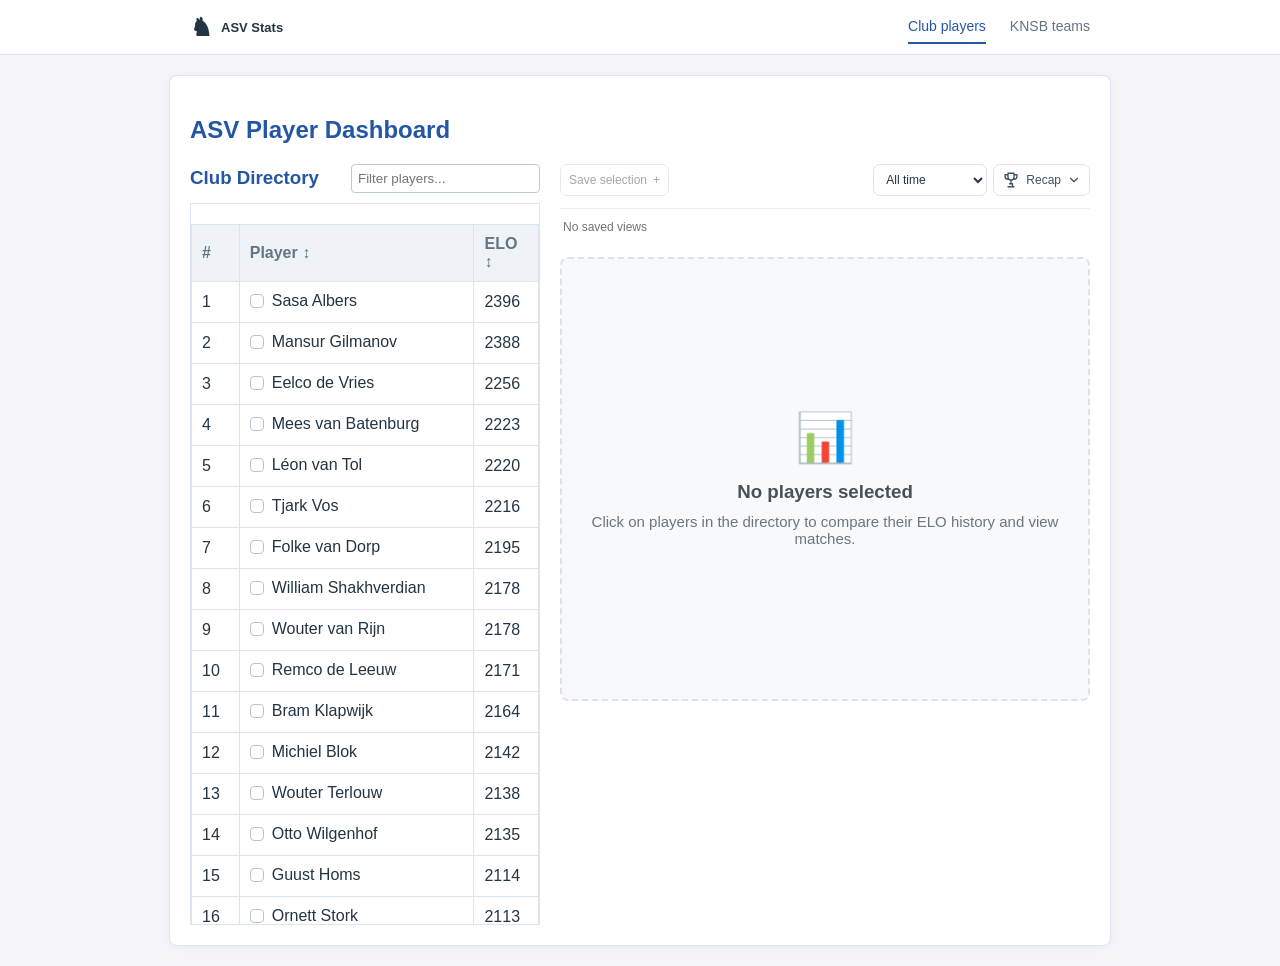
<file: index.html>
<!DOCTYPE html>
<html lang="en">
<head>
    <meta charset="UTF-8">
    <meta name="viewport" content="width=device-width, initial-scale=1.0">
    <meta name="theme-color" content="#2456a6">
    <title>ASV Chess Tracker</title>
    <link rel="manifest" href="manifest.json">
    <link rel="icon" href="assets/img/asv-192.png">
    <link rel="apple-touch-icon" href="assets/img/asv-192.png">
    <link rel="stylesheet" href="assets/css/style.css?v=34">
    <link rel="stylesheet" href="assets/css/navigation.css?v=1">
    <link rel="stylesheet" href="assets/css/player-links.css?v=1">
    <script src="assets/vendor/chart.umd.js"></script>
    <script src="assets/vendor/hammer.min.js"></script>
    <script src="assets/vendor/chartjs-plugin-zoom.min.js"></script>
    <script>Chart.register(ChartZoom);</script>
    <script type="module" src="assets/js/pwa.js"></script>
</head>

<body class="club-page">
    <header class="site-header"><a class="brand" href="index.html"><span aria-hidden="true">♞</span> ASV Stats</a><nav aria-label="Main"><a href="index.html" aria-current="page">Club players</a><a href="knsb.html">KNSB teams</a></nav></header>
    <div class="container">
        <h2>ASV Player Dashboard</h2>
        <p id="clubDataStatus" role="status" hidden></p>
        <div class="dashboard-layout">
            
            <!-- Left Panel: Directory -->
            <div class="panel-left">
                <div class="directory-header">
                    <h3>Club Directory</h3>
                    <input type="text" id="directorySearch" class="search-input" placeholder="Filter players...">
                </div>
                <button type="button" id="clearSelectionBtn" class="btn-clear" style="display:none;">Clear selection</button>
                <div class="directory-table-container">
                    <table>
                        <thead class="table-header-sticky">
                            <tr>
                                <th>#</th>
                                <th id="sortNameBtn" style="cursor: pointer;">Player ↕</th>
                                <th id="sortEloBtn" style="cursor: pointer;">ELO ↕</th>
                            </tr>
                        </thead>
                        <tbody id="topEloBody"></tbody>
                    </table>
                </div>
            </div>

            <!-- Right Panel: Chart and Match History -->
            <div class="panel-right" x-data="biweeklyRecap">
                <div class="toolbar-container" data-html2canvas-ignore>
                    <button type="button" id="saveSavedViewBtn" class="saved-view-save" data-action="save-view" aria-label="Save current player selection" title="Save current player selection" disabled><span class="save-selection-label">Save selection</span><span aria-hidden="true">+</span></button>
                    <div class="toolbar-right" role="group" aria-label="Chart controls" data-html2canvas-ignore>
                        <label class="chart-period" for="timeFilter">
                            <select id="timeFilter" class="filter-select" aria-label="Chart period">
                                <option value="all">All time</option>
                                <option value="1">Last month</option>
                                <option value="3">Last 3 months</option>
                                <option value="12">Last year</option>
                            </select>
                        </label>
                        <div class="recap-control" x-on:click.outside="recapMenuOpen = false" x-on:keydown.escape.stop="recapMenuOpen = false; $refs.recapTrigger.focus()">
                        <button type="button" id="shareRecapBtn" class="recap-toggle" x-ref="recapTrigger" x-on:click="recapMenuOpen = !recapMenuOpen" x-bind:disabled="exporting" x-bind:aria-expanded="recapMenuOpen" aria-expanded="false" aria-controls="recapOptions">
                            <svg width="18" height="18" viewBox="0 0 24 24" fill="none" stroke="currentColor" stroke-width="1.75" stroke-linecap="round" stroke-linejoin="round" aria-hidden="true"><path d="M8 3h8v5a4 4 0 0 1-8 0V3ZM8 5H4v2a4 4 0 0 0 4 4m8-6h4v2a4 4 0 0 1-4 4m-4 1v5m-4 4h8m-6-4h4v4"/></svg>
                            <span>Recap</span>
                            <svg class="recap-chevron" width="14" height="14" viewBox="0 0 24 24" fill="none" stroke="currentColor" stroke-width="2" stroke-linecap="round" stroke-linejoin="round" aria-hidden="true"><path d="m6 9 6 6 6-6"/></svg>
                        </button>
                            <div id="recapOptions" class="recap-options" x-show="recapMenuOpen" style="display: none;">
                                <label for="recapScope">Recap scope</label>
                                <select id="recapScope" class="filter-select" aria-label="Recap scope" x-bind:disabled="exporting">
                                    <option value="30">Last 30 Days</option>
                                    <option value="90">Last 90 Days</option>
                                    <option value="matches15">Last 15 Matches</option>
                                </select>
                                <button type="button" class="btn-outline" x-on:click="show(); recapMenuOpen = false" x-bind:disabled="exporting" x-text="recapVisible ? 'Hide recap' : 'Show recap'">Show recap</button>
                            </div>
                        </div>
                    </div>
                    <div id="savedViewsContainer" class="saved-views-row" role="group" aria-label="Saved views">
                        <button type="button" class="saved-views-scroll" data-scroll-views="-1" aria-label="Previous saved views" aria-controls="savedViewsList" hidden>‹</button>
                        <div id="savedViewsList" class="saved-views-list" aria-live="polite" tabindex="0" role="group" aria-label="Saved view shortcuts"></div>
                        <button type="button" class="saved-views-scroll" data-scroll-views="1" aria-label="More saved views" aria-controls="savedViewsList" hidden>›</button>
                    </div>
                </div>

                <div id="emptyState" class="empty-state">
                    <div class="empty-icon">📊</div>
                    <h3 class="empty-title">No players selected</h3>
                    <p class="empty-text">Click on players in the directory to compare their ELO history and view matches.</p>
                </div>

                <div id="chartContainer" class="chart-container" style="display: none;">
                    <div id="playerChipsContainer" class="chips-container" role="group" aria-label="Selected players"></div>
                    <div id="playerStatsContainer" class="stats-container" style="display: none;"></div>
                    <div class="chart-frame">
                            <button type="button" id="maximizeChartBtn" class="chart-icon-button" aria-label="Expand chart" title="Expand chart" data-html2canvas-ignore>
                                <svg width="18" height="18" viewBox="0 0 24 24" fill="none" stroke="currentColor" stroke-width="1.75" stroke-linecap="round" stroke-linejoin="round" aria-hidden="true"><path d="M8 3H3v5m13-5h5v5M3 16v5h5m13-5v5h-5M3 3l6 6m12-6-6 6M3 21l6-6m12 6-6-6"/></svg>
                            </button>
                        <div class="chart-canvas-container">
                            <canvas id="eloChart"></canvas>
                        </div>
                    </div>
                    <section id="biweeklyRecap" class="biweekly-recap" aria-label="Recap awards" x-on:click="if ($event.target.closest('.recap-download')) download()" hidden></section>
                </div>

                <div id="recapStatus" role="status" aria-live="polite" x-text="status"></div>

                <div id="historyContainer" style="display: none;">
                    <h3 class="history-title">Match History</h3>
                    <table>
                        <thead>
                            <tr>
                                <th>Date</th>
                                <th>White</th>
                                <th>Black</th>
                                <th>Result</th>
                            </tr>
                        </thead>
                        <tbody id="matchHistoryBody"></tbody>
                    </table>
                </div>
            </div>
        </div>
    </div>
    
    <script type="module" src="assets/js/app.js?v=38"></script>
    
    <!-- Modal -->
    <div id="chartModal" class="modal-overlay" style="display: none;">
        <div class="modal-content">
            <button type="button" id="closeModalBtn" class="btn-close" aria-label="Close maximized chart" title="Close maximized chart">&times;</button>
            <div class="modal-header">
                <div id="modalChipsContainer" class="chips-container"></div>
                <div class="controls-group">
                    <select id="modalTimeFilter" class="filter-select">
                        <option value="all">All time</option>
                        <option value="1">Last month</option>
                        <option value="3">Last 3 months</option>
                        <option value="12">Last year</option>
                    </select>
                    <button type="button" id="resetModalZoomBtn" class="btn-outline">Reset zoom</button>
                </div>
            </div>
            <div class="modal-body">
                <div id="modalStatsContainer" class="stats-container" style="display: none;"></div>
                <div class="modal-chart-container">
                    <canvas id="modalEloChart"></canvas>
                </div>
            </div>
        </div>
    </div>

    <!-- ========================================== -->
    <!-- TEMPLATES FOR VANILLA JS (Zero innerHTML) -->
    <!-- ========================================== -->
    
    <template id="tpl-directory-row">
        <tr class="directory-row">
            <td></td>
            <td><button type="button" class="clickable-player directory-player" data-action="select-player" aria-pressed="false"></button></td>
            <td></td>
        </tr>
    </template>

    <template id="tpl-player-chip">
        <div class="player-chip">
            <span class="chip-name"></span>
            <span class="chip-elo"></span>
            <button type="button" class="chip-close" data-action="select-player">&times;</button>
        </div>
    </template>

    <template id="tpl-stats-single">
        <div class="stat-box"><strong>🏆 Win Rate:</strong> <span class="stat-winrate"></span></div>
        <div class="stat-box"><strong title="Highest-rated opponent you beat or drew against; wins break rating ties. Uses the latest club rating published by the result date.">🔥 Best Result:</strong> <span class="stat-bestresult"></span></div>
        <div class="stat-box"><strong>⚔️ Rival:</strong> <span class="stat-rival"></span></div>
        <div class="stat-box"><strong>♟️ Total Games:</strong> <span class="stat-total"></span></div>
        <div><strong>Form (Last 5):</strong> <span class="stat-streak"></span></div>
    </template>

    <template id="tpl-stats-h2h">
        <div class="h2h-stats">
            <!-- Header -->
            <div class="h2h-header">
                ⚔️ <strong>Head-to-Head</strong> <span class="h2h-draws text-muted"></span>
            </div>
            <!-- Scoreboard -->
            <div class="h2h-scoreboard">
                <!-- Player 1 -->
                <div class="h2h-player">
                    <div class="h2h-p1-name h2h-player-name text-bold"></div>
                    <div class="h2h-score-p1 h2h-score"></div>
                    <div class="h2h-p1-streak"></div>
                </div>
                <div class="h2h-vs">VS</div>
                <!-- Player 2 -->
                <div class="h2h-player">
                    <div class="h2h-p2-name h2h-player-name text-bold"></div>
                    <div class="h2h-score-p2 h2h-score"></div>
                    <div class="h2h-p2-streak"></div>
                </div>
            </div>
        </div>
    </template>

    <template id="tpl-history-row">
        <tr class="history-row">
            <td class="history-cell col-date"></td>
            <td class="history-cell col-white"><span class="clickable-player" data-action="select-player"></span></td>
            <td class="history-cell col-black"><span class="clickable-player" data-action="select-player"></span></td>
            <td class="history-cell col-result"></td>
        </tr>
    </template>

</body>
</html>
</file>
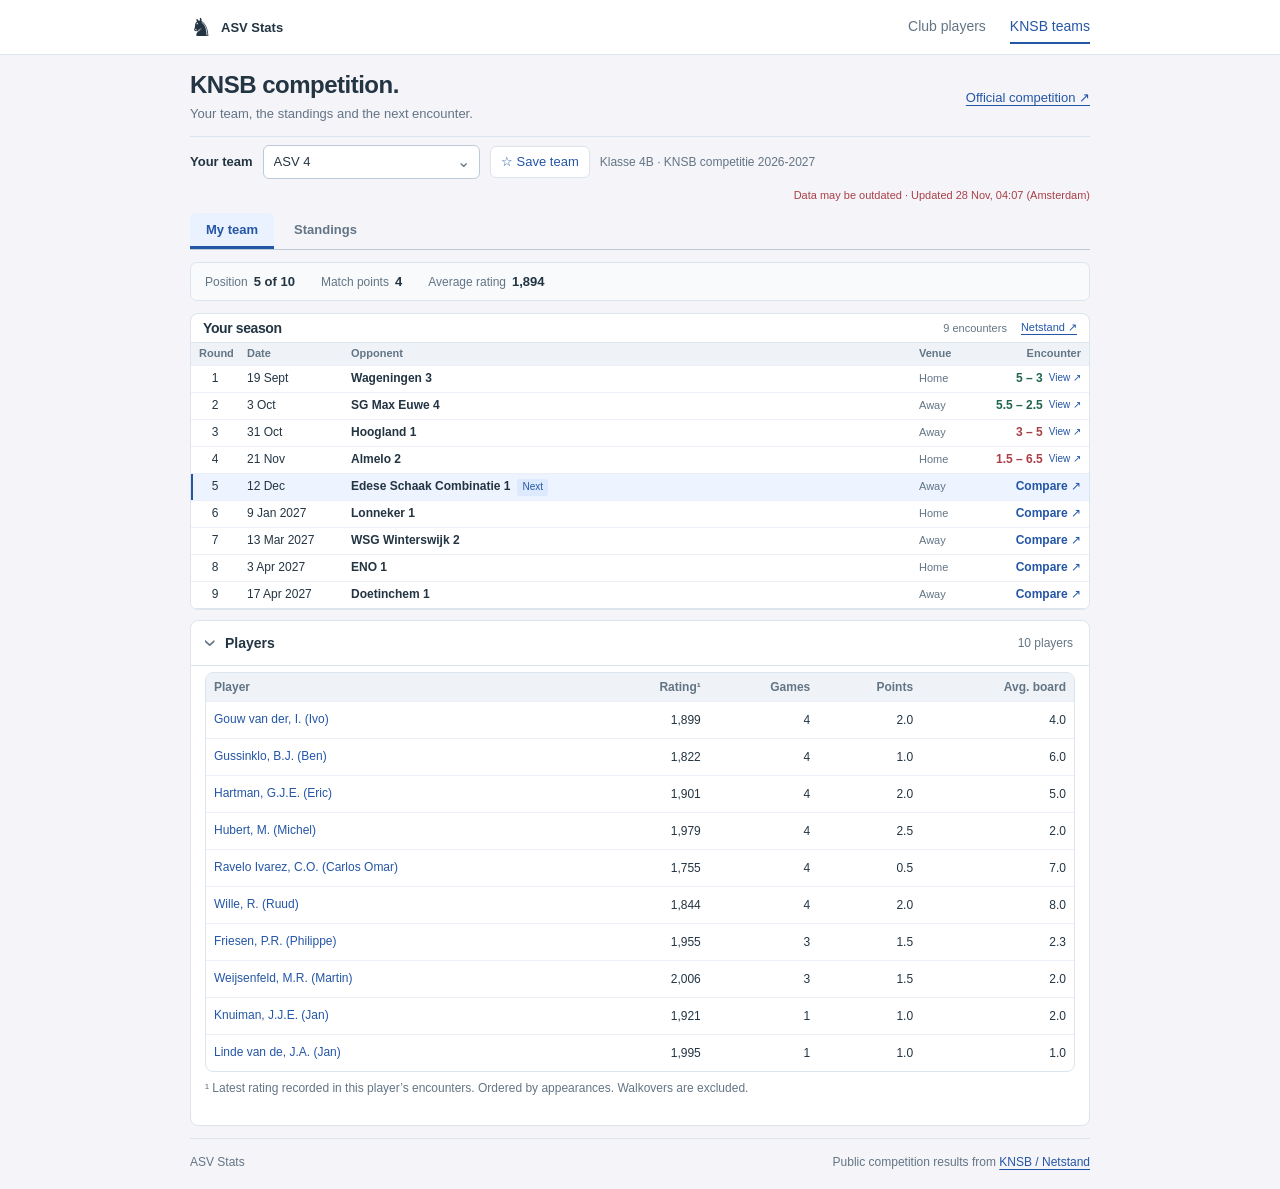
<file: knsb.html>
<!doctype html>
<html lang="en">
<head>
    <meta charset="utf-8">
    <meta name="viewport" content="width=device-width, initial-scale=1">
    <meta name="theme-color" content="#2456a6">
    <meta name="description" content="Follow your KNSB team, prepare for the next round and compare the strength behind the standings.">
    <title>KNSB Teams · ASV Stats</title>
    <link rel="manifest" href="manifest.json">
    <link rel="icon" href="assets/img/asv-192.png">
    <link rel="apple-touch-icon" href="assets/img/asv-192.png">
    <script type="module" src="assets/js/pwa.js"></script>
    <link rel="stylesheet" href="assets/css/knsb.css?v=22">
    <link rel="stylesheet" href="assets/css/navigation.css?v=1">
    <link rel="stylesheet" href="assets/css/player-links.css?v=1">
    <link rel="stylesheet" href="assets/css/encounter.css?v=1">
</head>
<body>
    <header class="site-header"><a class="brand" href="index.html"><span aria-hidden="true">♞</span> ASV Stats</a><nav aria-label="Main"><a href="index.html">Club players</a><a href="knsb.html" aria-current="page">KNSB teams</a></nav></header>
    <main>
        <div class="page-heading"><div><h1>KNSB competition.</h1><p>Your team, the standings and the next encounter.</p></div><a id="divisionSource" href="https://knsb.netstand.nl/divisions/view/669" target="_blank" rel="noopener">Official competition ↗</a></div>
        <p id="loadStatus" role="status">Loading the competition…</p>
        <p id="savedCatalogNotice" role="status" hidden>Showing the last downloaded team list.</p>
        <div id="dashboard" hidden>
            <div class="team-toolbar"><div class="team-picker"><label for="teamSelect">Your team</label><div class="team-picker-field"><input id="teamSelect" type="text" role="combobox" aria-autocomplete="list" aria-expanded="false" aria-controls="teamOptions" autocomplete="off" placeholder="Search teams or players…"><button type="button" id="teamPickerToggle" tabindex="-1" aria-label="Open team list" aria-controls="teamOptions">⌄</button></div><div id="teamPopup" class="team-popup" hidden><div id="teamOptions" role="listbox" aria-label="Teams and players"></div><p id="searchStatus" role="status"></p></div></div><button id="favoriteButton" type="button" aria-pressed="false">☆ Save team</button><span id="competitionLabel"></span><span id="updatedAt"></span></div>
            <div id="favorites" class="favorites" role="group" aria-label="Favorite teams"></div>
            <div id="groupContent" hidden>
            <div class="view-tabs" role="tablist" aria-label="Team views">
                <button type="button" role="tab" id="tab-team" aria-controls="view-team" aria-selected="true" tabindex="0" data-view="team">My team</button>
                <button type="button" role="tab" id="tab-standings" aria-controls="view-standings" aria-selected="false" tabindex="-1" data-view="standings">Standings</button>
            </div>
            <section id="view-team" role="tabpanel" aria-labelledby="tab-team" tabindex="0">
                <section id="teamOverview" aria-label="Selected team"></section>
                <div class="season-sections">
                    <section class="content-section season-calendar" id="calendarSection" aria-labelledby="calendarTitle"><div class="calendar-heading"><h2 id="calendarTitle">Your season</h2><div class="calendar-links"><span id="calendarCount"></span><a id="teamSource" target="_blank" rel="noopener">Netstand ↗</a></div></div><div id="calendar"></div></section>
                    <details class="content-section" id="playersSection" open><summary>Players <span id="playersCount"></span></summary><div class="section-body"><div id="players"></div></div></details>
                </div>
            </section>
            <section id="view-standings" class="view-surface" role="tabpanel" aria-labelledby="tab-standings" tabindex="0" hidden>
            <div class="section-heading"><div><h2>Group standings</h2><p>Click a team to compare it with yours.</p></div><label class="performance-toggle"><input type="checkbox" id="performanceToggle" aria-controls="standings performanceExplanation">Compare performance</label></div>
            <div id="positionHistory" class="position-history"></div>
            <p id="performanceExplanation" class="explanation" hidden>Ratings come from the players who actually played. Opponent rating shows the strength of the opposition faced so far.</p>
            <div class="table-scroll"><table id="standings"><caption class="sr-only">Group standings and team strength. Click a team name to compare with your team.</caption><thead><tr><th scope="col">#</th><th scope="col">Team</th><th scope="col"><button data-sort="played">Played</button></th><th scope="col"><button data-sort="match_points">MP</button></th><th scope="col"><button data-sort="board_points">BP</button></th><th scope="col"><button data-sort="rating">Avg. rating</button></th><th scope="col"><button data-sort="opposition">Opponent rating</button></th><th scope="col">Form</th></tr></thead><tbody></tbody></table></div>
            <p class="table-note">MP: match points. BP: board points. Form runs from oldest to newest. Click a metric to sort.</p>
            </section>
            </div>
        </div>
    </main>
    <dialog class="encounter-dialog" id="matchDialog" aria-labelledby="matchTitle"><div class="dialog-header"><h2 id="matchTitle">Encounter</h2><button id="closeMatch" type="button" aria-label="Close encounter">×</button></div><div id="matchContent"></div></dialog>
    <dialog id="playerDialog" aria-labelledby="playerTitle"><div class="dialog-header"><h2 id="playerTitle">Player results</h2><button id="closePlayer" type="button" aria-label="Close player results">×</button></div><div id="playerContent"></div></dialog>
    <footer>ASV Stats <span>Public competition results from <a href="https://knsb.netstand.nl/" target="_blank" rel="noopener">KNSB / Netstand</a></span></footer>
    <script type="module" src="assets/js/knsb.js?v=25"></script>
</body>
</html>
</file>
<file: assets/css/style.css>
body { font-family: Arial, sans-serif; margin: 20px; background-color: #f4f4f9; color: #233442; }
.container { max-width: 900px; margin: auto; background: white; padding: 20px; border-radius: 8px; border: 1px solid #dce4ed; box-shadow: 0 2px 8px rgba(35,52,66,0.04); }
table { width: 100%; border-collapse: collapse; margin-top: 20px; }
th, td { padding: 10px; border: 1px solid #dce4ed; text-align: left; }
th { background-color: #eff3f8; color: #637585; }
.container > h2, .directory-header h3, .chart-header h3, .biweekly-recap h3 { color: #2456a6; }
canvas { max-height: 300px; margin-top: 20px; }
.chart-container { width: 100%; min-width: 0; }
.chart-canvas-container { position: relative; width: 100%; height: 300px; min-width: 0; margin-top: 20px; }
#eloChart { display: block; width: 100% !important; height: 100% !important; max-height: none !important; margin-top: 0; }

/* --- Main Layout --- */
.dashboard-layout { display: flex; gap: 20px; align-items: flex-start; }
.panel-left { flex: 0 0 350px; position: sticky; top: 0; }
.panel-right { flex: 1; display: flex; flex-direction: column; gap: 20px; min-width: 0; }

/* --- Directory --- */
.directory-header { display: flex; justify-content: space-between; align-items: center; margin-bottom: 10px; }
.directory-header h3 { margin: 0; }
.directory-player { display: inline-flex; align-items: center; gap: 8px; padding: 0; border: 0; background: transparent; font: inherit; text-align: left; }
.directory-player::before { content: ''; width: 12px; height: 12px; flex: 0 0 12px; border: 1px solid #b8c3d1; border-radius: 4px; }
.directory-row.is-selected { background: #edf3ff; }
.directory-row.is-selected .directory-player { font-weight: 600; }
.directory-row.is-selected .directory-player::before { content: '✓'; border-color: var(--player-color); background: var(--player-color); color: #fff; text-align: center; font-size: 10px; line-height: 12px; }
.directory-row.is-selected + .directory-row:not(.is-selected) td { border-top: 2px solid #b8c3d1; }
.directory-player:focus-visible { outline: 2px solid #3971c9; outline-offset: 3px; border-radius: 2px; }
.search-input { padding: 6px; width: 50%; border: 1px solid #bdcad8; border-radius: 4px; }
.toolbar-container {
    display: grid;
    grid-template-columns: minmax(0, 1fr) auto;
    align-items: center;
    flex-wrap: nowrap;
    gap: 12px;
    width: 100%;
    min-width: 0;
}
.saved-views-row {
    display: flex;
    align-items: center;
    grid-column: 1 / -1;
    gap: 4px;
    min-width: 0;
    padding-top: 8px;
    border-top: 1px solid #edf0f4;
}
.saved-views-scroll {
    flex: 0 0 28px;
    width: 28px;
    height: 28px;
    padding: 0;
    border: 1px solid #dce3ec;
    border-radius: 8px;
    background: #f8fafc;
    color: #40516a;
    font-size: 22px;
    cursor: pointer;
}
.saved-views-scroll[hidden] { display: none; }
.saved-views-scroll:disabled { opacity: .35; cursor: default; }
.saved-views-scroll:hover:not(:disabled) { background: #eaf1ff; }
.saved-views-scroll:focus-visible { outline: 2px solid #3971c9; outline-offset: 2px; }
.toolbar-container > .saved-view-save {
    justify-self: start;
}
.toolbar-right {
    display: flex;
    align-items: center;
    flex: 0 0 auto;
    gap: 6px;
}
.toolbar-right > *, .toolbar-right .filter-select {
    flex-shrink: 0;
}
.saved-views-label {
    flex: 0 0 auto;
    color: #6c757d;
    font-size: 11px;
    font-weight: 600;
}
.saved-views-list {
    display: flex;
    align-items: center;
    flex-wrap: nowrap;
    gap: 8px;
    flex: 1 1 auto;
    min-width: 0;
    overflow-x: auto;
    overflow-y: hidden;
    white-space: nowrap;
    scrollbar-width: none;
    padding: 3px;
}
.saved-views-list::-webkit-scrollbar {
    display: none;
}
.saved-views-empty {
    flex: 0 0 auto;
    color: #6c757d;
    font-size: 12px;
}
.saved-view-item {
    display: inline-flex;
    align-items: center;
    flex: 0 0 auto;
    overflow: hidden;
    border: 1px solid #dee2e6;
    border-radius: 14px;
    background: #f1f3f5;
}
.saved-view-load,
.saved-view-delete,
.saved-view-save {
    border: 0;
    cursor: pointer;
}
.saved-view-load {
    max-width: 140px;
    overflow: hidden;
    padding: 4px 8px;
    background: transparent;
    color: #495057;
    font-size: 12px;
    text-overflow: ellipsis;
    white-space: nowrap;
}
.saved-view-load:hover,
.saved-view-load.is-active {
    background: #e7f1ff;
    color: #084298;
}
.saved-view-item.is-active {
    border-color: #b6d4fe;
}
.saved-view-delete {
    align-self: stretch;
    padding: 0 7px;
    border-left: 1px solid #dee2e6;
    background: transparent;
    color: #6c757d;
    font-size: 13px;
}
.saved-view-delete:hover {
    background: #e9ecef;
    color: #343a40;
}
.saved-view-save {
    display: inline-flex;
    align-items: center;
    justify-content: center;
    flex: 0 0 auto;
    gap: 6px;
    min-width: 32px;
    height: 32px;
    padding: 0 8px;
    border: 1px solid #ced4da;
    border-radius: 7px;
    background: #fff;
    color: #495057;
    font-size: 12px;
    line-height: 1;
    white-space: nowrap;
}
.saved-view-save:focus-visible, .saved-views-list:focus-visible {
    outline: 2px solid #3971c9;
    outline-offset: 2px;
}
@media (max-width: 600px) {
    .toolbar-container { gap: 8px; }
    .toolbar-container .recap-period { display: none; }
}
.saved-view-save:hover:not(:disabled) {
    background: #f1f3f5;
}
.saved-view-save:disabled {
    cursor: not-allowed;
    opacity: 0.5;
}
.directory-table-container { max-height: 80vh; overflow-y: auto; border: 1px solid #dce4ed; }
.table-header-sticky { position: sticky; top: 0; background: white; z-index: 1; }
.btn-clear {
    flex: 0 0 auto;
    padding: 2px 4px;
    border: 0;
    background: transparent;
    color: #6c757d;
    font-size: 11px;
    cursor: pointer;
    white-space: nowrap;
}
.btn-clear:hover, .btn-clear:focus-visible { color: #495057; text-decoration: underline; }

/* --- Empty State --- */
.empty-state { display: flex; flex-direction: column; align-items: center; justify-content: center; min-height: 400px; color: #6c757d; border: 2px dashed #dee2e6; border-radius: 8px; background-color: #f8f9fa; padding: 20px; text-align: center; }
.empty-icon { font-size: 48px; margin-bottom: 15px; }
.empty-title { margin: 0 0 10px 0; color: #495057; }
.empty-text { margin: 0; font-size: 15px; }

/* --- Toolbar and Controls --- */
.chart-frame { position: relative; padding-right: 36px; }
.chart-icon-button { position: absolute; top: 0; right: 0; display: inline-flex; align-items: center; justify-content: center; width: 32px; height: 32px; padding: 0; border: 1px solid transparent; border-radius: 8px; background: transparent; color: #68768a; cursor: pointer; }
.chart-icon-button:hover { background: #eef2f7; color: #263449; }
.chart-period { display: flex; align-items: center; color: #68768a; font-size: 12px; }
.chart-period .filter-select { min-height: 32px; padding: 4px 8px; border-color: #dce3ec; border-radius: 7px; background-color: #fff; color: #263449; font: inherit; font-size: 12px; cursor: pointer; }
.recap-toggle { display: inline-flex; align-items: center; justify-content: center; gap: 6px; min-height: 32px; padding: 4px 8px; border: 1px solid #dce3ec; border-radius: 7px; background: #fff; color: #40516a; font: inherit; font-size: 12px; font-weight: 500; cursor: pointer; }
.recap-toggle:hover:not(:disabled) { background: #edf3ff; border-color: #b8cdef; color: #2456a6; }
.recap-toggle[aria-expanded="true"] { background: #eaf1ff; border-color: #b8cdef; color: #2456a6; }
.recap-period { padding: 2px 6px; border-radius: 5px; background: #edf1f6; color: #68768a; font-size: 11px; font-weight: 400; white-space: nowrap; }
.recap-toggle[aria-expanded="true"] .recap-chevron { transform: rotate(180deg); }
.recap-control { position: relative; flex-shrink: 0; }
.recap-options { position: absolute; top: calc(100% + 8px); right: 0; z-index: 10; display: flex; flex-direction: column; gap: 10px; width: 190px; padding: 12px; border: 1px solid #dce3ec; border-radius: 10px; background: #fff; box-shadow: 0 8px 24px rgba(38, 52, 73, .14); }
.recap-options label { color: #68768a; font-size: 12px; font-weight: 600; }
.recap-options .filter-select, .recap-options button { min-height: 34px; border-radius: 7px; }
.chart-icon-button:focus-visible, .recap-toggle:focus-visible, .chart-period .filter-select:focus-visible { outline: 2px solid #3971c9; outline-offset: 3px; }
.chips-container { display: flex; align-items: center; gap: 4px 8px; flex-wrap: wrap; flex: 1; }
.controls-group { display: flex; gap: 8px; align-items: center; flex-wrap: wrap; justify-content: flex-end; }
.filter-select { padding: 4px; border: 1px solid #ccc; border-radius: 4px; font-size: 13px; }
.btn-outline { cursor: pointer; padding: 4px 10px; font-size: 13px; border: 1px solid #b8cdef; border-radius: 4px; background: #fff; color: #2456a6; }
.btn-outline:hover:not(:disabled) { background: #edf3ff; border-color: #2456a6; }
.search-input:focus-visible, .filter-select:focus-visible, .btn-outline:focus-visible { outline: 2px solid #3971c9; outline-offset: 2px; }

/* --- Pills (Chips) --- */
.player-chip {
    display: inline-flex;
    align-items: center;
    gap: 4px;
    padding: 1px 2px;
    border: 0;
    border-radius: 4px;
    background: transparent;
    color: #495057;
    font-size: 12px;
    font-weight: 400;
    white-space: nowrap;
}
.player-chip::before {
    width: 6px;
    height: 6px;
    flex: 0 0 6px;
    border-radius: 50%;
    background: var(--theme-color);
    content: "";
}
.chip-name { font-weight: 500; }
.chip-elo { color: #6c757d; font-size: 11px; font-weight: normal; opacity: 0.75; }
.chip-close {
    display: inline-flex;
    align-items: center;
    justify-content: center;
    flex: 0 0 14px;
    width: 14px;
    height: 14px;
    padding: 0;
    border: 0;
    border-radius: 50%;
    background: transparent;
    color: #868e96;
    cursor: pointer;
    font-size: 13px;
    font-weight: 500;
    opacity: 0.7;
    transition: background-color 120ms ease, opacity 120ms ease;
}
.chip-close:hover { background: #e9ecef; color: #495057; opacity: 1; }
.chip-close:focus-visible { outline: 2px solid var(--theme-color); outline-offset: 1px; }

/* --- Clickable Links --- */
.clickable-player { cursor: pointer; color: inherit; text-decoration: none; }
.clickable-player.link-style { color: #2456a6; font-weight: 500; text-decoration: underline; }
.clickable-player:hover { text-decoration: underline; text-underline-offset: 2px; }

/* --- Statistics and Tables --- */
.stats-container { background: #f8f9fa; padding: 12px; border-radius: 8px; margin-bottom: 15px; font-size: 14px; border: 1px solid #dee2e6; gap: 15px; flex-wrap: wrap; }
.stat-box { flex: 1; min-width: 140px; }
.h2h-stats { display: flex; flex-direction: column; gap: 10px; width: 100%; }
.h2h-header { text-align: center; border-bottom: 1px solid #dee2e6; padding-bottom: 8px; }
.h2h-scoreboard { display: flex; justify-content: space-around; align-items: center; text-align: center; padding: 10px 0; }
.h2h-player { flex: 1; min-width: 0; }
.h2h-player-name { font-size: 1.1em; margin-bottom: 5px; }
.h2h-score { font-size: 1.8em; font-weight: bold; margin-bottom: 5px; }
.h2h-vs { font-size: 1.2em; font-weight: bold; color: #adb5bd; padding: 0 12px; }
.text-bold { font-weight: bold; }
.text-muted { color: #6c757d; font-size: 13px; }
.history-cell { padding: 8px; border-bottom: 1px solid #ddd; }
.history-title { margin-top: 0; }
.history-rating { color: #637585; font-size: 11px; white-space: nowrap; }

/* --- Dynamic Row and Text Colors --- */
.row-win { background-color: #e6f4ea; }
.row-loss { background-color: #fce8e6; }
.row-draw { background-color: #f8f9fa; }
.text-win { color: #155724; font-weight: bold; }
.text-loss { color: #721c24; font-weight: normal; }

/* --- Modal --- */
.modal-overlay {
    position: fixed;
    inset: 0;
    z-index: 9999;
    box-sizing: border-box;
    width: 100%;
    height: 100vh;
    height: 100dvh;
    padding: 16px;
    background-color: rgba(0,0,0,0.65);
    align-items: center;
    justify-content: center;
    overflow: hidden;
    overscroll-behavior: none;
}
.modal-content {
    position: relative;
    box-sizing: border-box;
    width: min(1200px, 100%);
    height: 92%;
    max-height: 100%;
    min-height: 0;
    min-width: 0;
    padding: 20px;
    background: #fff;
    border-radius: 8px;
    display: flex;
    flex-direction: column;
    overflow: hidden;
    box-shadow: 0 4px 20px rgba(0,0,0,0.25);
}
.modal-header {
    display: flex;
    flex: 0 0 auto;
    justify-content: space-between;
    align-items: center;
    margin-bottom: 12px;
    padding-right: 48px;
    gap: 15px;
    min-width: 0;
}
.modal-body {
    display: flex;
    flex-direction: column;
    gap: 12px;
    flex: 1 1 auto;
    min-height: 0;
    min-width: 0;
    overflow: auto;
    overscroll-behavior: contain;
    -webkit-overflow-scrolling: touch;
}
#modalStatsContainer {
    box-sizing: border-box;
    width: 100%;
    flex: 0 0 auto;
    margin-bottom: 0;
}
.modal-chart-container {
    position: relative;
    width: 100%;
    min-width: 0;
    min-height: 280px;
    flex: 1 0 280px;
}
#modalEloChart {
    display: block;
    width: 100% !important;
    height: 100% !important;
    max-height: none !important;
    margin: 0;
    touch-action: pan-y !important;
}
.btn-close {
    position: absolute;
    top: 14px;
    right: 14px;
    z-index: 2;
    display: inline-flex;
    align-items: center;
    justify-content: center;
    width: 36px;
    height: 36px;
    padding: 0;
    border: 1px solid #dee2e6;
    border-radius: 50%;
    background: #f8f9fa;
    color: #495057;
    cursor: pointer;
    font-size: 22px;
    font-weight: 400;
    transition: background-color 120ms ease, color 120ms ease;
}
.btn-close:hover { background: #e9ecef; color: #212529; }
.btn-close:focus-visible { outline: 2px solid #6c757d; outline-offset: 2px; }

/* --- Mobile (Responsive) --- */
@media (max-width: 768px) {
    body { margin: 0; }
    .container { max-width: none; padding: 8px; border-radius: 0; }
    div:has(> .panel-left) { display: flex !important; flex-direction: column !important; padding: 0 !important; gap: 12px; }
    .panel-right { order: 1; width: 100% !important; min-width: 0 !important; box-sizing: border-box !important; margin-bottom: 12px; }
    .chart-container { width: 100%; min-width: 0; padding: 0; }
    .chart-canvas-container { height: clamp(280px, 52vh, 360px); min-height: 280px; margin-top: 12px; }
    #eloChart { width: 100% !important; height: 100% !important; min-height: 280px !important; }
    .panel-left { order: 2; width: 100% !important; min-width: 100% !important; box-sizing: border-box !important; max-height: 50vh; overflow-y: auto; }
    table { display: block; overflow-x: auto; white-space: nowrap; width: 100%; }
    .controls-group { width: 100%; justify-content: flex-start !important; margin-top: 10px; }
}

.streak-indicator {
    display: inline-block;
    padding: 2px 6px;
    margin-right: 4px;
    border-radius: 4px;
    font-size: 0.85em;
    font-weight: bold;
    color: white;
}
.streak-w { background-color: #28a745; }
.streak-l { background-color: #dc3545; }
.streak-d { background-color: #6c757d; }

/* ==========================================
   MOBILE OPTIMIZATIONS
   ========================================= */
@media (max-width: 768px) {
    /* Allow table containers to scroll horizontally when needed. */
    .table-container, .table-responsive, .card-body {
        overflow-x: auto;
        -webkit-overflow-scrolling: touch; /* Smooth scrolling on iOS. */
        width: 100%;
    }

    /* Let tables use the available width on mobile. */
    table {
        width: 100% !important;
        table-layout: auto;
    }

    /* Reduce cell padding and font size on mobile. */
    th, td {
        padding: 8px 4px !important;
        font-size: 0.85em; /* Slightly reduce font size to fit more data. */
        white-space: normal; /* Allow long names to wrap onto another line. */
        word-break: break-word;
    }
}

/* ==========================================
   MOBILE COMPONENTS
   ========================================= */
@media (max-width: 768px) {
    .chips-container {
        display: flex;
        flex-wrap: wrap; /* Allow chips to flow into multiple rows */
        gap: 6px;
        width: 100%;
    }

    .player-chip {
        gap: 4px;
        padding: 1px 2px;
        font-size: 12px;
        margin: 0;
    }

    .controls-group {
        display: flex;
        justify-content: flex-start;
        align-items: center;
        width: 100%;
        margin-top: 0 !important;
    }

    .stats-container {
        flex-direction: column;
        gap: 12px;
        width: 100%;
        box-sizing: border-box;
    }

    .stat-box {
        width: 100%;
        min-width: 0;
        display: flex;
        justify-content: space-between;
    }

    .h2h-scoreboard {
        flex-direction: row;
        align-items: flex-start;
        gap: 8px;
        padding: 4px 0;
    }

    .h2h-stats {
        gap: 6px;
    }

    .stats-container:has(.h2h-stats) {
        padding: 8px 10px;
        margin-bottom: 8px;
    }

    .h2h-header {
        padding-bottom: 5px;
        font-size: 12px;
    }

    .h2h-player-name {
        font-size: 12px;
        line-height: 1.3;
        margin-bottom: 3px;
        overflow-wrap: anywhere;
    }

    .h2h-score {
        font-size: 22px;
        line-height: 1.2;
        margin-bottom: 4px;
    }

    .h2h-stats .streak-indicator {
        padding: 1px 4px;
        margin-right: 2px;
        font-size: 10px;
    }

    .h2h-vs {
        align-self: center;
        flex: 0 0 auto;
        padding: 0;
        font-size: 11px;
    }
}

/* Compact dialogs also cover phones wider than 768px in landscape. */
@media (max-width: 768px), (max-height: 500px) {
    .modal-overlay {
        padding: max(8px, env(safe-area-inset-top, 0px))
                 max(8px, env(safe-area-inset-right, 0px))
                 max(8px, env(safe-area-inset-bottom, 0px))
                 max(8px, env(safe-area-inset-left, 0px));
    }

    .modal-content {
        width: 100%;
        height: 100%;
        padding: 12px;
    }

    .modal-header {
        gap: 8px;
        margin-bottom: 8px;
        padding-right: 44px;
    }

    #modalChipsContainer {
        flex: 1 1 auto;
        width: auto;
        min-width: 0;
        max-height: 64px;
        overflow: auto;
    }

    .modal-header .controls-group {
        width: auto;
        flex: 0 0 auto;
        margin-top: 0;
    }

    .modal-content .btn-close {
        box-sizing: border-box;
        top: 10px;
        right: 10px;
        width: 36px;
        height: 36px;
    }
}

@media (max-width: 768px) and (orientation: portrait) {
    .modal-header {
        flex-direction: column;
        align-items: stretch;
    }
}

@media (orientation: landscape) and (max-height: 500px) {
    .modal-header {
        flex-direction: row;
    }

    #modalChipsContainer {
        max-height: 40px;
    }

    .modal-header .controls-group {
        flex-wrap: nowrap;
        gap: 6px;
    }

    #modalStatsContainer {
        flex-direction: row;
        flex-wrap: wrap;
        gap: 6px;
        padding: 8px;
    }

    #modalStatsContainer .stat-box {
        width: auto;
        min-width: 120px;
        flex: 1 1 120px;
    }

    #modalStatsContainer .h2h-scoreboard {
        flex-direction: row;
        gap: 6px;
        padding: 4px 0;
    }

    #modalStatsContainer .h2h-score {
        font-size: 1.35em;
    }

    .modal-chart-container {
        min-height: 180px;
        flex-basis: 180px;
    }
}

.biweekly-recap { margin-top: 20px; padding: 16px; background: #f4f7fc; border: 1px solid #dce4ef; border-radius: 8px; }
.biweekly-recap[hidden] { display: none; }
.biweekly-recap h3 { margin: 0 0 6px; }
.recap-header { display: flex; align-items: center; justify-content: space-between; gap: 12px; }
.biweekly-recap .recap-header h3 { margin: 0; }
.recap-download { display: inline-flex; align-items: center; justify-content: center; padding: 6px; }
.recap-download:disabled { cursor: wait; opacity: .65; }
.biweekly-recap > p { color: #596579; font-size: 12px; line-height: 1.5; }
.recap-awards { display: flex; flex-wrap: wrap; gap: 10px; }
.recap-award { flex: 1 1 140px; min-width: 0; padding: 12px; background: white; border: 1px solid #dce4ef; border-radius: 6px; overflow-wrap: anywhere; }
.recap-award h4 { margin: 0 0 10px; font-size: 14px; }
.recap-award strong { display: block; font-size: 13px; }
.recap-award p { margin: 8px 0 0; color: #596579; font-size: 12px; }
.biweekly-recap .recap-note { margin-bottom: 0; font-size: 11px; }
#recapStatus { font-size: 13px; color: #596579; }
#recapStatus:empty { display: none; }
#shareRecapBtn:disabled { cursor: wait; opacity: .65; }
</file>
<file: assets/css/navigation.css>
/* Shared navigation for the club and KNSB dashboards. */
body{margin:0}
.site-header{display:flex;align-items:center;justify-content:space-between;padding:10px max(20px,calc((100vw - 900px)/2));background:#fff;border-bottom:1px solid #dce4ed;gap:24px}
.brand{display:flex;gap:9px;align-items:center;color:#233442;font-weight:700;text-decoration:none;white-space:nowrap}
.brand span{font-size:25px}
.site-header nav{display:flex;gap:24px}
.site-header nav a{font-size:14px;text-decoration:none;color:#637585;padding:8px 0}
.site-header nav [aria-current]{color:#2456a6;border-bottom:2px solid #2456a6}
.site-header{box-sizing:border-box;font-family:Arial,sans-serif;font-size:13px;line-height:normal}
.site-header nav a{white-space:nowrap}
.site-header a:focus-visible{outline:3px solid #3971c9;outline-offset:3px}
body.club-page>.container{margin:20px auto}
@media(max-width:900px){.site-header{padding:8px 20px}}
@media(max-width:600px){.site-header{padding:10px 16px;gap:16px}.site-header nav{gap:14px}.site-header nav a{font-size:12px}.site-header .brand{font-size:14px}.site-header .brand span{font-size:24px}}
@media(max-width:380px){.site-header{gap:10px;padding-inline:12px}.site-header nav{gap:10px}}
</file>
<file: assets/css/player-links.css>
.fide-search-link {
    display: inline-flex;
    align-items: center;
    justify-content: center;
    flex-shrink: 0;
    width: 28px;
    min-height: 28px;
    vertical-align: middle;
    border-radius: 4px;
    opacity: .65;
}
.fide-search-link img { display: block; width: 23px; height: 16px; }
.fide-search-link:hover, .fide-search-link:focus-visible { opacity: 1; background: #edf3ff; }
.fide-search-link:focus-visible { outline: 2px solid #3971c9; outline-offset: 2px; }
</file>
<file: assets/css/knsb.css>
:root{--ink:#233442;--muted:#637585;--blue:#2456a6;--line:#dce4ed;--paper:#fff;--page:#f4f4f9;--green:#21674f;--red:#a94046;--gold:#956b15;font-family:Arial,sans-serif;font-size:13px;color:var(--ink);background:var(--page);font-synthesis:none}
*{box-sizing:border-box}body{margin:0}a{color:var(--blue);text-underline-offset:3px}button,select{font:inherit}button,a,select{-webkit-tap-highlight-color:transparent}button{cursor:pointer}button,select{min-height:32px}button:focus-visible,a:focus-visible,select:focus-visible,summary:focus-visible{outline:3px solid #3971c9;outline-offset:3px}button:disabled{cursor:default}h1,h2,h3,p{margin-top:0}h2{font-size:18px;letter-spacing:-.4px}h3{font-size:15px}p{line-height:1.45}small{font-size:12px;color:var(--muted)}[hidden]{display:none!important}
main{max-width:940px;margin:auto;padding:20px}.page-heading{display:flex;justify-content:space-between;align-items:center;gap:16px;margin-bottom:16px}h1{font-size:24px;letter-spacing:-.5px;margin-bottom:6px}.page-heading p{color:var(--muted);margin:0}.page-heading>a{font-size:13px;white-space:nowrap}.team-toolbar{display:flex;align-items:center;flex-wrap:wrap;gap:10px;padding:10px 0;border-top:1px solid var(--line)}label{display:inline-flex;align-items:center;gap:10px;font-size:13px;font-weight:600}select{max-width:100%;padding:6px 26px 6px 8px;border:1px solid #bdcad8;border-radius:6px;background:white;color:var(--ink)}#favoriteButton{padding:6px 10px;background:white;border:1px solid var(--line);border-radius:6px;color:var(--blue)}#favoriteButton[aria-pressed=true]{color:var(--gold);border-color:#d9bf86;background:#fff9e9}#competitionLabel{font-size:12px;color:var(--muted)}#updatedAt{margin-left:auto;font-size:11px;color:var(--muted)}.stale{color:var(--red)!important}.favorites{display:flex;gap:6px;flex-wrap:wrap;margin-bottom:12px}.favorites:empty{margin:0}.favorites button{border:1px solid var(--line);background:white;border-radius:16px;padding:4px 10px;color:var(--muted);font-size:13px}.favorites button[aria-pressed=true]{border-color:var(--blue);color:var(--blue);background:#eaf1ff}
.position-history{display:flex;gap:6px;align-items:center;flex-wrap:wrap;font-size:12px;color:var(--muted)}.position-step{padding:4px 6px;background:#f2f5f9;border-radius:5px}.primary-button{border:0;border-radius:6px;background:var(--blue);color:white;padding:7px 12px;font-size:12px}.section-heading{display:flex;justify-content:space-between;align-items:center;gap:12px;margin:18px 0 10px}.section-heading h2{margin:0}.section-heading>span,.section-heading>a{font-size:13px;color:var(--muted)}.explanation{color:var(--muted);font-size:13px;max-width:80ch}.table-scroll{overflow-x:auto;background:white;border:1px solid var(--line);border-radius:8px}table{width:100%;border-collapse:collapse;font-size:12px;font-variant-numeric:tabular-nums}th,td{padding:7px 8px;text-align:right;border-bottom:1px solid #eaf0f5;white-space:nowrap}thead th{background:#eff3f8;font-weight:600;font-size:12px;color:var(--muted)}th:first-child,td:first-child,th:nth-child(2),td:nth-child(2){text-align:left}th button{border:0;background:none;color:inherit;font:inherit;padding:0;min-height:24px}th[aria-sort] button{color:var(--blue)}tbody tr:last-child td{border-bottom:0}.selected-row{background:#edf3ff}.team-link{border:0;background:transparent;color:var(--ink);font-weight:600;padding:0;text-align:left;min-height:22px}.team-link:hover{text-decoration:underline}.selected-row .team-link{color:var(--blue)}.form{display:flex;gap:3px;justify-content:flex-end}.form span{display:inline-flex;align-items:center;justify-content:center;width:18px;height:20px;border-radius:4px;font-size:11px;font-weight:700}.win{color:var(--green);background:#e3f1eb}.loss{color:var(--red);background:#fae8e8}.draw{color:#586777;background:#edf0f4}.positive{color:var(--green)}.negative{color:var(--red)}.table-note{font-size:12px;color:var(--muted);margin:8px 0 16px}
.comparison-metrics{display:grid;grid-template-columns:1fr 1fr;gap:0;background:white;border:1px solid var(--line);border-radius:8px;overflow:hidden;margin:12px 0}.metric{padding:12px;border-right:1px solid var(--line)}.metric:last-child{border:0}.metric h3{font-size:12px;color:var(--muted);font-weight:400;margin:0 0 8px}.metric-pair{display:flex;gap:10px;align-items:baseline}.metric-pair strong{font-size:19px;color:var(--blue)}.metric-pair span{font-size:17px;color:var(--muted)}.rating-gap{display:block;font-size:11px;margin-top:4px}.insight{font-size:12px;border-left:3px solid var(--blue);padding:8px 10px;background:#edf3ff;margin:12px 0;color:#375475}.season-grid{display:grid;grid-template-columns:1.1fr 1fr;gap:28px;margin:15px 0 28px}.fixture{display:grid;grid-template-columns:70px 1fr auto;align-items:center;gap:10px;padding:9px 0;border-bottom:1px solid var(--line)}.fixture-date{font-size:12px;font-weight:600}.fixture-date small{display:block;margin-top:4px}.fixture-opponent{font-size:12px;font-weight:600}.fixture-opponent small{display:block;font-weight:400;margin-top:4px}.fixture button{padding:4px 8px;min-width:60px;font-size:12px;border:1px solid var(--line);border-radius:5px;background:white;color:var(--ink);font-variant-numeric:tabular-nums}.fixture.next-fixture{border-left:3px solid var(--blue);padding-left:10px;background:#edf3ff}.fixture button:hover{border-color:var(--blue);color:var(--blue)}.players-table th,.players-table td{padding:7px 8px}.players-table td:nth-child(2),.players-table th:nth-child(2){text-align:right}.players-table td:first-child{white-space:normal}footer{max-width:900px;margin:0 auto;padding:16px 0 20px;border-top:1px solid var(--line);display:flex;justify-content:space-between;gap:18px;font-size:12px;color:var(--muted)}dialog{border:1px solid var(--line);border-radius:8px;padding:18px;width:min(800px,95vw);max-height:90dvh;color:var(--ink)}dialog::backdrop{background:rgba(25,42,65,.5)}.dialog-header{display:flex;align-items:center;justify-content:space-between;gap:20px;margin-bottom:15px}.dialog-header h2{margin:0}.dialog-header button{border:0;background:#edf0f4;border-radius:50%;width:40px;font-size:25px}.dialog-meta{font-size:13px;color:var(--muted)}.empty{font-size:14px;padding:24px;color:var(--muted);background:white;border:1px dashed var(--line);border-radius:8px}.sr-only{position:absolute;width:1px;height:1px;overflow:hidden;clip:rect(0,0,0,0);white-space:nowrap}
@media(max-width:900px){.comparison-metrics{grid-template-columns:1fr 1fr}.metric:nth-child(2){border-right:0}.season-grid{grid-template-columns:1fr}.section-heading>span{display:none}.page-heading{align-items:flex-start}.page-heading>a{white-space:normal;text-align:right}footer{margin:0 24px}}
@media(max-width:600px){main{padding:16px 12px}.page-heading{display:block}.page-heading>a{display:inline-block;margin-top:15px}#updatedAt{width:100%;margin:0}.team-toolbar>label{flex:1;min-width:0}.team-toolbar select{min-width:0;flex:1}.section-heading{align-items:flex-start;flex-direction:column;gap:12px}.section-heading h2{font-size:18px}.fixture{grid-template-columns:65px 1fr auto;gap:8px}.fixture-opponent{font-size:13px}.metric{padding:10px}.metric-pair{gap:10px}.metric-pair strong{font-size:18px}footer{flex-direction:column;margin:0 16px}dialog{padding:16px}.dialog-header h2{font-size:18px}}
#favoriteButton:disabled{opacity:.5}#loadStatus button{padding:7px 12px;border:1px solid var(--line);border-radius:6px;background:white;color:var(--blue)}
.team-picker{position:relative;display:flex;align-items:center;gap:10px;flex:0 1 290px;min-width:0}.team-picker>label{white-space:nowrap}.team-picker-field{position:relative;flex:1;min-width:0}.team-picker-field input{width:100%;min-height:34px;border:1px solid #bdcad8;border-radius:6px;padding:7px 28px 7px 10px;background:white;font:inherit;color:var(--ink)}#teamPickerToggle{position:absolute;right:1px;top:1px;bottom:1px;width:32px;min-height:0;padding:0;border:0;border-radius:0 5px 5px 0;background:transparent;color:var(--muted);font-size:16px}#teamPickerToggle:hover{background:#edf3ff}.team-picker-field input:focus-visible{outline:3px solid #3971c9;outline-offset:2px}.team-popup{position:absolute;z-index:20;top:calc(100% + 6px);left:0;width:100%;min-width:260px;padding:6px;background:white;border:1px solid #bdcad8;border-radius:8px;box-shadow:0 8px 22px rgba(35,52,66,.14)}#teamOptions{max-height:300px;overflow-y:auto;overscroll-behavior:contain}.team-option-group{padding:10px 10px 5px;font-size:12px;font-weight:600;color:var(--muted)}#teamOptions [role=option]{display:flex;justify-content:space-between;align-items:center;gap:12px;width:100%;border:0;border-radius:4px;min-height:34px;padding:7px 9px;text-align:left;color:var(--ink);background:white;font-size:13px}#teamOptions [role=option] small{font-size:11px;white-space:nowrap}#teamOptions [aria-selected=true]{font-weight:700;color:var(--blue)}#teamOptions .is-active,#teamOptions [role=option]:hover{background:#edf3ff}#searchStatus{font-size:12px;color:var(--muted);margin:0;padding:10px;border-top:1px solid var(--line)}@media(max-width:600px){.team-picker{flex:1 1 100%}.team-popup{min-width:0}.team-toolbar{gap:10px}}
.view-tabs{display:flex;gap:4px;margin:4px 0 16px;border-bottom:1px solid #bdcad8}.view-tabs [role=tab]{position:relative;min-height:36px;padding:8px 16px;border:0;border-bottom:3px solid transparent;background:transparent;color:var(--muted);font-weight:600}.view-tabs [role=tab]:hover{background:#eaf0f7;color:var(--ink)}.view-tabs [aria-selected=true]{color:var(--blue);border-bottom-color:var(--blue);background:#eaf1ff;border-radius:6px 6px 0 0}.view-surface{padding:16px;background:white;border:1px solid var(--line);border-radius:10px}.view-surface>.section-heading{margin:0 0 14px}.section-heading>div>p{font-size:13px;color:var(--muted);margin:7px 0 0}.performance-toggle{font-size:12px;color:var(--muted);white-space:nowrap;cursor:pointer}.performance-toggle input{width:16px;height:16px;accent-color:var(--blue)}#standings:not(.show-performance) :is(th,td):nth-child(n+6):nth-child(-n+7){display:none}.season-sections{display:flex;flex-direction:column;gap:10px}.content-section{background:white;border:1px solid var(--line);border-radius:8px;overflow:hidden}.content-section>summary{padding:13px 16px;cursor:pointer;font-size:14px;font-weight:600;list-style:none;display:flex;align-items:center;gap:10px}.content-section>summary::-webkit-details-marker{display:none}.content-section>summary::before{content:'›';font-size:24px;font-weight:400;color:var(--muted);line-height:1;transform:rotate(0)}.content-section[open]>summary::before{transform:rotate(90deg)}.content-section>summary>span{margin-left:auto;color:var(--muted);font-size:12px;font-weight:400}.content-section[open]>summary{border-bottom:1px solid var(--line)}.section-body{padding:6px 14px 12px}.section-source{margin:8px 0;font-size:12px;text-align:right}.view-surface .table-note:last-child{margin-bottom:0}@media(max-width:600px){.view-tabs{gap:0;margin-bottom:12px}.view-tabs [role=tab]{flex:1;padding:9px 10px;font-size:13px}.view-surface{padding:12px 10px}.content-section>summary{padding:13px 14px}.section-body{padding:8px 12px 12px}.performance-toggle{min-height:40px}.view-surface .section-heading{gap:8px}}

#standings th{white-space:normal;line-height:1.3}#standings td:nth-child(2){white-space:normal;width:26%;min-width:140px}#standings .team-link{white-space:normal;line-height:1.35}#standings.show-performance th:nth-child(n+6):nth-child(-n+7){max-width:95px}@media(max-width:600px){button,select{min-height:40px}.team-picker-field input{min-height:40px}#teamPickerToggle{width:38px}#teamOptions [role=option]{min-height:42px}.view-tabs [role=tab]{min-height:40px}.fixture button{min-height:36px}.team-link{min-height:28px}th button{min-height:28px}footer{margin:0 12px}}

.team-brief{background:white;border:1px solid var(--line);border-radius:7px;margin-bottom:12px;overflow:hidden}.brief-stats{display:flex;flex-wrap:wrap;align-items:center;gap:12px 26px;margin:0;padding:11px 14px;background:#f8fafc}.brief-stats>div{display:flex;align-items:baseline;gap:6px}.brief-stats dt{font-size:12px;color:var(--muted)}.brief-stats dd{margin:0;font-size:13px;font-weight:600;font-variant-numeric:tabular-nums}#positionHistory{margin-bottom:12px}#positionHistory:empty{display:none}@media(max-width:600px){.brief-stats{gap:10px;padding:10px 12px}.brief-stats>div{flex:1;flex-direction:column;gap:3px}.brief-stats dt{font-size:11px}}
.team-link:disabled{opacity:1;color:var(--blue)}.player-link{padding:0;min-height:22px;border:0;background:transparent;color:var(--blue);font:inherit;text-align:left;line-height:1.4;white-space:normal}.player-link:hover{text-decoration:underline}.metric-pair span:last-child{color:var(--green)}.player-games small{display:block;color:var(--muted);font-size:11px;margin-top:3px}.player-games td:nth-child(4){white-space:normal;min-width:130px}.player-games td:first-child{white-space:nowrap}@media(max-width:600px){.player-link{min-height:28px}}
.calendar-heading{display:flex;align-items:center;justify-content:space-between;gap:12px;padding:12px 14px;border-bottom:1px solid var(--line)}.calendar-heading h2{font-size:14px;margin:0}.calendar-heading>span{font-size:12px;color:var(--muted)}.fixture-opponent .team-link{font-size:12px}
.season-calendar .calendar-heading{padding:9px 12px}.calendar-links{display:flex;align-items:center;gap:14px;font-size:11px;color:var(--muted)}#calendar .calendar-table{font-size:12px;table-layout:fixed}#calendar .fixture{display:table-row;padding:0;border-left:0;background:white}#calendar th,#calendar td{padding:3px 8px;line-height:1.25;vertical-align:middle;text-align:left}#calendar th{padding-top:6px;padding-bottom:6px;font-size:11px}#calendar :is(th,td):first-child{width:48px;text-align:center}#calendar :is(th,td):nth-child(2){width:104px}#calendar :is(th,td):nth-child(4){width:62px;font-size:11px;color:var(--muted)}#calendar :is(th,td):last-child{width:76px;text-align:right}#calendar .fixture-opponent{white-space:normal;font-weight:400}#calendar button{min-height:24px;min-width:0;padding:0;border:0;border-radius:0;background:transparent;font-size:12px}#calendar button:hover{text-decoration:underline}#calendar [data-match]{font-weight:600}#calendar .team-link{overflow-wrap:anywhere;line-height:1.25}#calendar .next-fixture{background:#edf3ff}#calendar .next-fixture td:first-child{box-shadow:inset 2px 0 var(--blue)}.next-label{display:inline-block;margin-left:7px;padding:2px 5px;border-radius:3px;font-size:10px;color:var(--blue);background:#dde9fc}#calendar tbody tr:last-child td{border-bottom:0}@media(max-width:600px){.calendar-links{gap:8px}.calendar-links>span{display:none}#calendar th,#calendar td{padding:4px 5px}#calendar :is(th,td):first-child{width:34px}#calendar :is(th,td):nth-child(2){width:73px;font-size:11px;white-space:normal}#calendar :is(th,td):nth-child(4){width:42px}#calendar :is(th,td):last-child{width:60px}#calendar button{min-height:28px}.next-label{margin-left:4px;padding:1px 3px}}
@media(min-width:601px){#calendar th,#calendar td{padding-top:2px;padding-bottom:2px}#calendar th{padding-top:4px;padding-bottom:4px}#calendar button{min-height:22px}.season-calendar .calendar-heading{padding-top:6px;padding-bottom:6px}#playersSection>summary{padding-top:10px;padding-bottom:10px}.page-heading{margin-bottom:12px}.team-toolbar{padding-top:8px;padding-bottom:8px}.view-tabs{margin-bottom:12px}main{padding-top:16px;padding-bottom:12px}}
#calendar :is(th,td):last-child{width:116px}#calendar .encounter-action{display:inline-flex;align-items:center;justify-content:flex-end;gap:6px;color:var(--blue)}.encounter-cue{font-size:10px;font-weight:400;color:var(--blue)}@media(max-width:600px){#calendar :is(th,td):last-child{width:100px}#calendar .encounter-action{gap:4px;font-size:11px}.encounter-cue{font-size:10px}}

.player-games .player-game-win{background:#e6f4ea}.player-games .player-game-loss{background:#fce8e6}.player-games .player-game-draw{background:#f8f9fa}.player-result{padding:3px 6px;border-radius:4px;white-space:nowrap}.player-result.win{color:#155724}.player-result.loss{color:#721c24}



#teamOptions .player-search-option small{display:block;margin-top:3px;white-space:normal;line-height:1.4;font-weight:400}.players-table .searched-player{background:#edf3ff}.players-table .searched-player td:first-child{box-shadow:inset 3px 0 var(--blue)}
</file>
<file: assets/css/encounter.css>
.encounter-dialog {
    --encounter-text: 12px;
    --encounter-detail: 11px;
    --encounter-gap: 12px;
    width: min(800px, 95vw);
    padding: 18px;
    line-height: 1.4;
}

.encounter-dialog .dialog-header {
    gap: var(--encounter-gap);
    margin-bottom: var(--encounter-gap);
}

.encounter-dialog .dialog-header h2 {
    font-size: 18px;
    line-height: 1.4;
    overflow-wrap: anywhere;
}

.encounter-dialog .dialog-header button {
    flex: 0 0 40px;
    height: 40px;
}

.encounter-dialog #matchContent {
    display: grid;
    gap: var(--encounter-gap);
    min-width: 0;
}

.encounter-dialog :is(.dialog-meta, .table-note, .encounter-status) {
    margin: 0;
    font-size: var(--encounter-text);
    line-height: 1.4;
    overflow-wrap: anywhere;
}

.encounter-dialog .encounter-status {
    padding: 8px 10px;
    border-left: 3px solid var(--blue);
    background: #edf3ff;
    color: #375475;
}

.encounter-dialog .table-scroll {
    min-width: 0;
}

.encounter-table {
    table-layout: fixed;
    font-size: var(--encounter-text);
    line-height: 1.4;
}

.encounter-table :is(th, td) {
    padding: 8px 7px;
    font-size: inherit;
    vertical-align: middle;
    white-space: normal;
    overflow-wrap: anywhere;
}

.encounter-table th:first-child { width: 42px; }
.encounter-table th:nth-child(3) { width: 65px; }
.encounter-table th:last-child { width: 70px; }
.encounter-table :is(th, td):nth-child(3) { text-align: center; }
.encounter-table :is(th, td):nth-child(4) { text-align: left; }

.encounter-table .player-link {
    min-height: 28px;
    font-size: inherit;
    line-height: inherit;
}

.encounter-table strong .player-link { font-weight: 700; }

.encounter-table small {
    display: block;
    margin-top: 2px;
    font-size: var(--encounter-detail);
    line-height: 1.4;
}

.encounter-win { background: #f0f8f3; }
.encounter-loss { background: #fff3f2; }

.encounter-result {
    display: inline-block;
    padding: 3px 5px;
    border-radius: 4px;
    font-weight: 700;
    white-space: nowrap;
}

.encounter-result.win { color: var(--green); }
.encounter-result.loss { color: var(--red); }

@media (max-width: 600px) {
    .encounter-dialog {
        width: 100vw;
        max-width: none;
        height: 100dvh;
        max-height: none;
        margin: 0;
        border: 0;
        border-radius: 0;
        padding: 12px;
    }

    .encounter-dialog .dialog-header {
        position: sticky;
        top: -12px;
        z-index: 1;
        padding: 12px 0;
        background: white;
    }

    .encounter-dialog .dialog-header h2 { font-size: 16px; }
    .encounter-table :is(th, td) { padding: 7px 4px; }
    .encounter-table th:first-child { width: 34px; }
    .encounter-table th:nth-child(3) { width: 54px; }
    .encounter-table th:last-child { width: 54px; }
}
</file>
